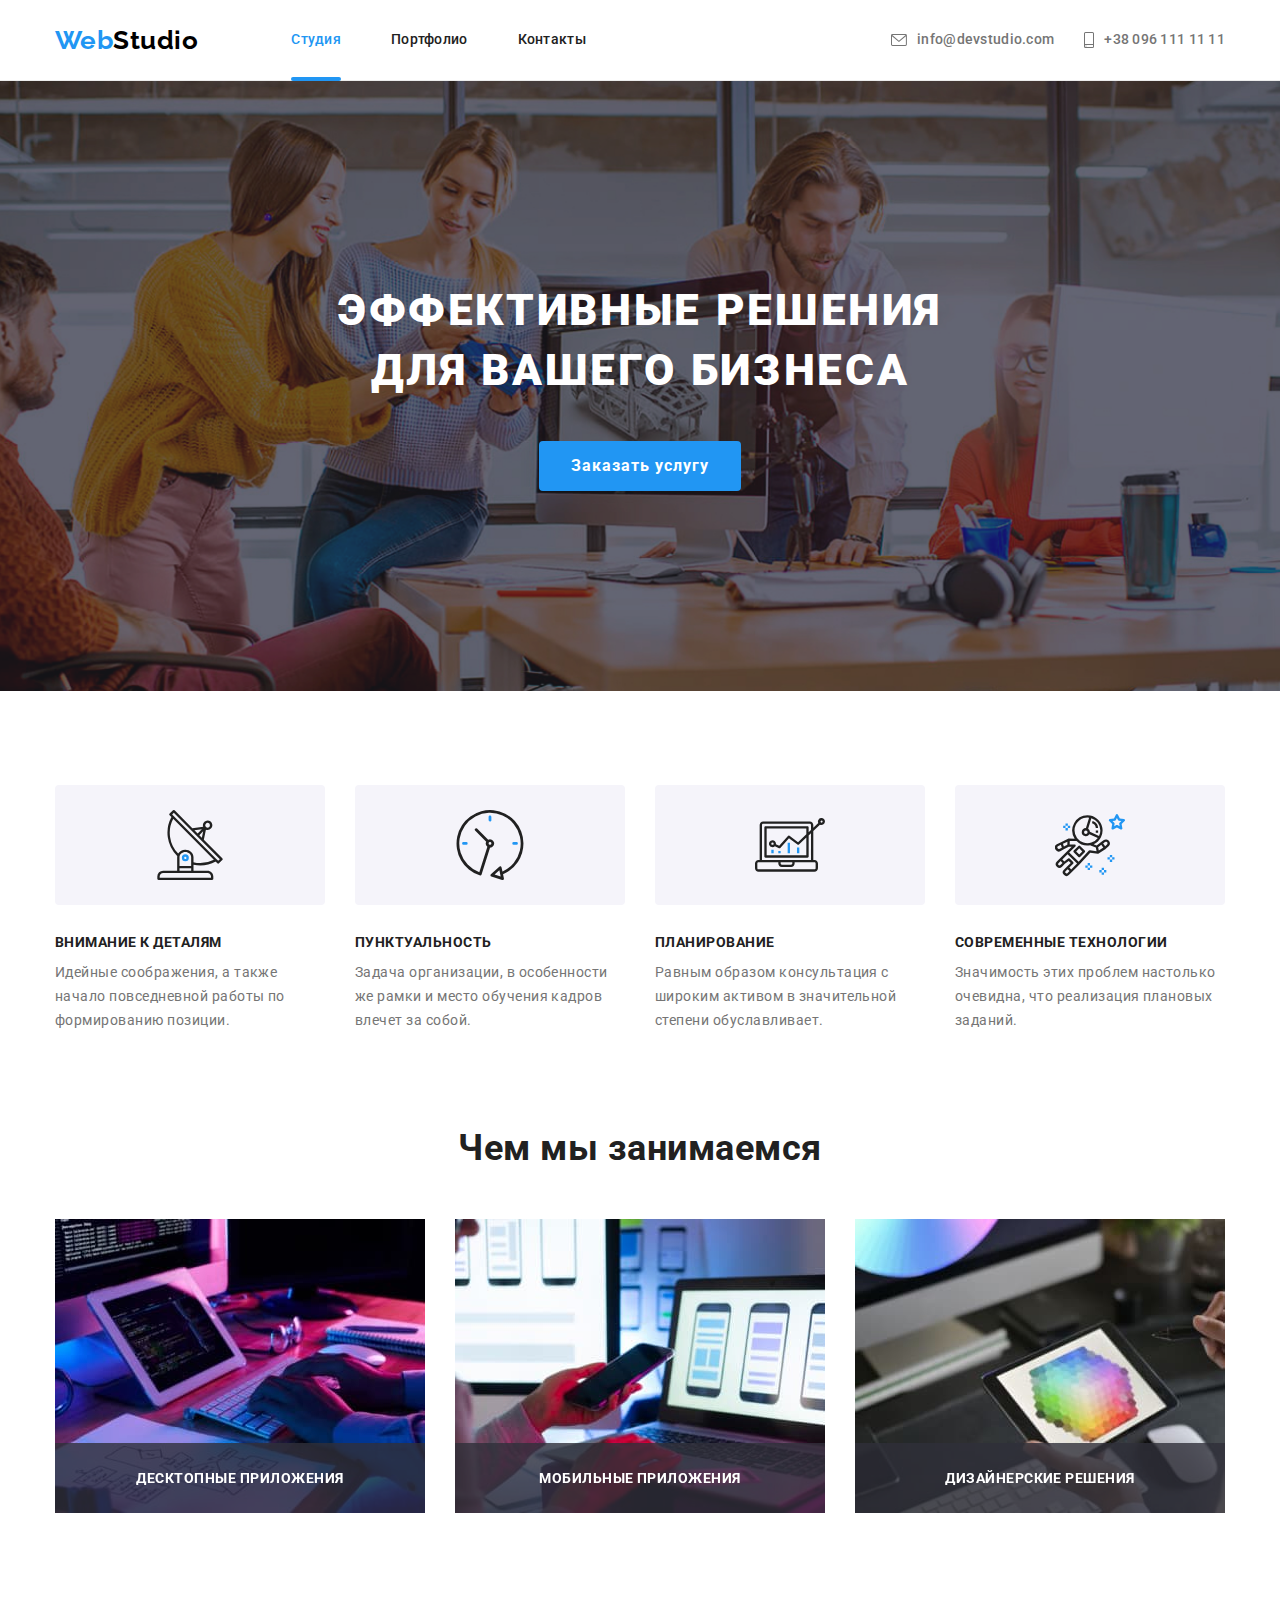
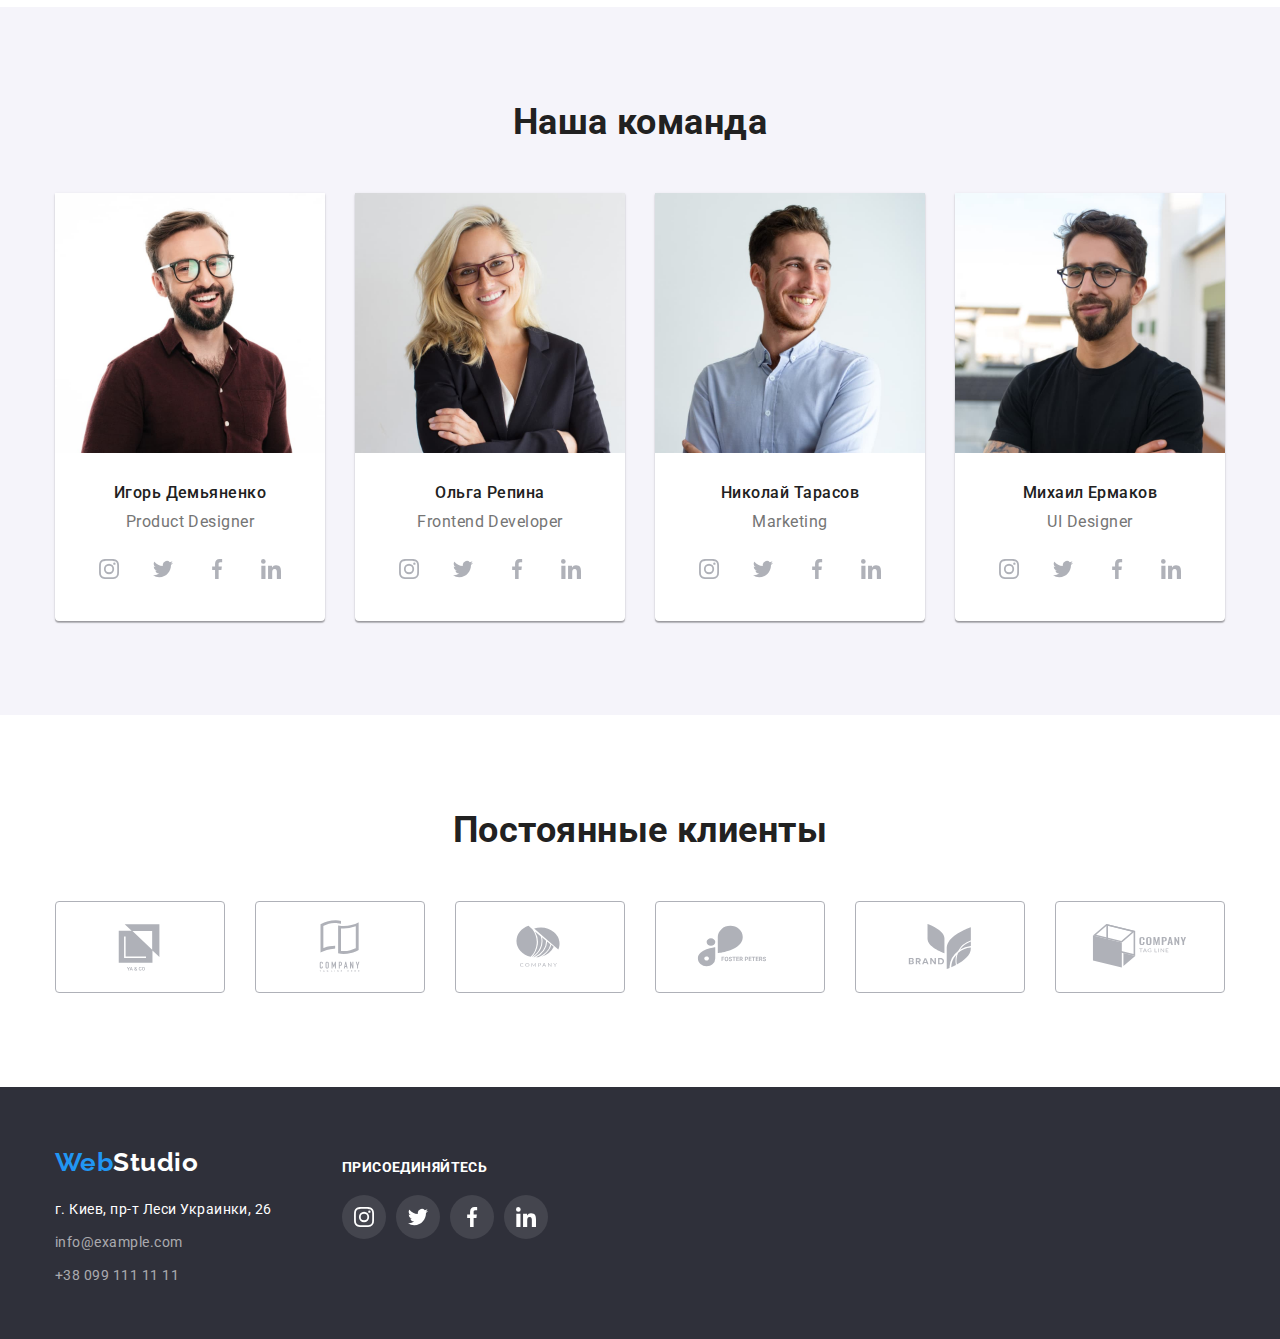
<file: index.html>
<!DOCTYPE html>
<html lang="ru">
  <head>
    <meta charset="UTF-8" />
    <meta http-equiv="X-UA-Compatible" content="IE=edge" />
    <meta name="viewport" content="width=device-width, initial-scale=1.0" />
    <title>Document</title>
    <link rel="preconnect" href="https://fonts.googleapis.com" />
    <link rel="preconnect" href="https://fonts.gstatic.com" crossorigin />
    <link
      href="https://fonts.googleapis.com/css2?family=Oleo+Script&family=Raleway:wght@700&family=Roboto:wght@400;500;700;900&display=swap"
      rel="stylesheet"
    />
    <link
      rel="stylesheet"
      href="https://cdn.jsdelivr.net/npm/modern-normalize@1.1.0/modern-normalize.min.css"
    />
    <link rel="stylesheet" href="./css/styles.css" />
  </head>
  <body class="body">
    <!--Шапка страницы-->
    <header class="page-header">
      <div class="container container-header">
        <a href="./index.html" class="logo"><span class="logo-link">Web</span>Studio</a>
        <nav>
          <ul class="site-nav list">
            <li class="item">
              <a href="./index.html" class="site-nav-link decor current">Студия</a>
            </li>
            <li class="item">
              <a href="./portfolio.html" class="site-nav-link decor">Портфолио</a>
            </li>
            <li class="item"><a href="" class="site-nav-link decor">Контакты</a></li>
          </ul>
        </nav>
        <ul class="auth-nav list">
          <li class="item">
            <a href="mailto:info@devstudio.com" class="auth-nav-link">
              <svg class="icon-envelope">
                <use href="./images/icons.svg#envelope"></use>
              </svg>
              info@devstudio.com</a
            >
          </li>
          <li class="item auth">
            <a href="tel:+380961111111" class="auth-nav-link">
              <svg class="icon-smartphone">
                <use href="./images/icons.svg#smartphone"></use>
              </svg>
              +38 096 111 11 11</a
            >
          </li>
        </ul>
      </div>
    </header>

    <!--Уникальный контент страницы-->
    <main>
      <!--Герой-->
      <section class="hero">
        <div class="container">
          <h1 class="hero-title">
            ЭФФЕКТИВНЫЕ РЕШЕНИЯ <br />
            ДЛЯ ВАШЕГО БИЗНЕСА
          </h1>
          <button type="button" class="button" data-modal-open>Заказать услугу</button>
        </div>

        <div class="backdrop is-hidden" data-modal>
          <div class="modal">
            <button data-modal-close>Закрыть</button>
          </div>
        </div>
      </section>

      <!--Плюсы работы-->
      <section class="section">
        <div class="container">
          <h2 class="section-title visually-hidden">Плюсы работы</h2>
          <ul class="features list">
            <div>
              <li class="item">
                <div class="features-icons">
                  <svg class="features-icon" style="width: 70px; height: 70px">
                    <use href="./images/icons.svg#antenna"></use>
                  </svg>
                </div>
                <h3 class="features-title">Внимание к деталям</h3>
                <p class="features-title-text">
                  Идейные соображения, а также начало повседневной работы по формированию позиции.
                </p>
              </li>
            </div>

            <div>
              <li class="item">
                <div class="features-icons">
                  <svg class="features-icon" style="width: 70px; height: 70px">
                    <use href="./images/icons.svg#clock"></use>
                  </svg>
                </div>
                <h3 class="features-title">Пунктуальность</h3>
                <p class="features-title-text">
                  Задача организации, в особенности же рамки и место обучения кадров влечет за
                  собой.
                </p>
              </li>
            </div>

            <div>
              <li class="item">
                <div class="features-icons">
                  <svg class="features-icon" style="width: 70px; height: 70px">
                    <use href="./images/icons.svg#diagram"></use>
                  </svg>
                </div>
                <h3 class="features-title">Планирование</h3>
                <p class="features-title-text">
                  Равным образом консультация с широким активом в значительной степени
                  обуславливает.
                </p>
              </li>
            </div>

            <div>
              <li class="item">
                <div class="features-icons">
                  <svg class="features-icon" style="width: 70px; height: 70px">
                    <use href="./images/icons.svg#astronaut"></use>
                  </svg>
                </div>
                <h3 class="features-title">Современные технологии</h3>
                <p class="features-title-text">
                  Значимость этих проблем настолько очевидна, что реализация плановых заданий.
                </p>
              </li>
            </div>
          </ul>
        </div>
      </section>

      <!--Чем мы занимаемся-->
      <section class="section section-doing">
        <div class="container">
          <h2 class="section-title">Чем мы занимаемся</h2>
          <ul class="list list-doing">
            <li class="item">
              <img src="./images/we-doing1.jpg" alt="Чем-мы-занимаемся1" width="370" />
              <div class="element">
                <p>Десктопные приложения</p>
              </div>
            </li>
            <li class="item">
              <img src="./images/we-doing2.jpg" alt="Чем-мы-занимаемся2" width="370" />
              <div class="element">
                <p>Мобильные приложения</p>
              </div>
            </li>
            <li class="item">
              <img src="./images/we-doing3.jpg" alt="Чем-мы-занимаемся3" width="370" />
              <div class="element">
                <p>Дизайнерские решения</p>
              </div>
            </li>
          </ul>
        </div>
      </section>

      <!--Наша команда-->
      <section class="section team">
        <div class="container container-team-main">
          <h2 class="section-title">Наша команда</h2>
          <ul class="list list-team">
            <li class="item">
              <img src="./images/membe1.jpg" alt="Игорь Демьяненко" width="270" />
              <div class="container container-team">
                <h3 class="section-title-name">Игорь Демьяненко</h3>
                <p class="section-title-profession">Product Designer</p>

                <ul class="list social">
                  <li class="social-item">
                    <a href="https://www.instagram.com" class="social-link">
                      <svg class="social-icon">
                        <use href="./images/icons.svg#instagram"></use>
                      </svg>
                    </a>
                  </li>
                  <li class="social-item">
                    <a href="https://twitter.com" class="social-link">
                      <svg class="social-icon">
                        <use href="./images/icons.svg#twitter"></use>
                      </svg>
                    </a>
                  </li>
                  <li class="social-item">
                    <a href="https://www.facebook.com" class="social-link">
                      <svg class="social-icon">
                        <use href="./images/icons.svg#facebook"></use>
                      </svg>
                    </a>
                  </li>
                  <li class="social-item">
                    <a href="https://www.linkedin.com" class="social-link">
                      <svg class="social-icon">
                        <use href="./images/icons.svg#linkedin"></use>
                      </svg>
                    </a>
                  </li>
                </ul>
              </div>
            </li>
            <li class="item">
              <img src="./images/membe2.jpg" alt="Ольга Репина" width="270" />
              <div class="container container-team">
                <h3 class="section-title-name">Ольга Репина</h3>
                <p class="section-title-profession">Frontend Developer</p>
                <ul class="list social">
                  <li class="social-item">
                    <a href="https://www.instagram.com" class="social-link">
                      <svg class="social-icon">
                        <use href="./images/icons.svg#instagram"></use>
                      </svg>
                    </a>
                  </li>
                  <li class="social-item">
                    <a href="https://twitter.com" class="social-link">
                      <svg class="social-icon">
                        <use href="./images/icons.svg#twitter"></use>
                      </svg>
                    </a>
                  </li>
                  <li class="social-item">
                    <a href="https://www.facebook.com" class="social-link">
                      <svg class="social-icon">
                        <use href="./images/icons.svg#facebook"></use>
                      </svg>
                    </a>
                  </li>
                  <li class="social-item">
                    <a href="https://www.linkedin.com" class="social-link">
                      <svg class="social-icon">
                        <use href="./images/icons.svg#linkedin"></use>
                      </svg>
                    </a>
                  </li>
                </ul>
              </div>
            </li>
            <li class="item">
              <img src="./images/membe3.jpg" alt="Николай Тарасов" width="270" />
              <div class="container container-team">
                <h3 class="section-title-name">Николай Тарасов</h3>
                <p class="section-title-profession">Marketing</p>
                <ul class="list social">
                  <li class="social-item">
                    <a href="https://www.instagram.com" class="social-link">
                      <svg class="social-icon">
                        <use href="./images/icons.svg#instagram"></use>
                      </svg>
                    </a>
                  </li>
                  <li class="social-item">
                    <a href="https://twitter.com" class="social-link">
                      <svg class="social-icon">
                        <use href="./images/icons.svg#twitter"></use>
                      </svg>
                    </a>
                  </li>
                  <li class="social-item">
                    <a href="https://www.facebook.com" class="social-link">
                      <svg class="social-icon">
                        <use href="./images/icons.svg#facebook"></use>
                      </svg>
                    </a>
                  </li>
                  <li class="social-item">
                    <a href="https://www.linkedin.com" class="social-link">
                      <svg class="social-icon">
                        <use href="./images/icons.svg#linkedin"></use>
                      </svg>
                    </a>
                  </li>
                </ul>
              </div>
            </li>
            <li class="item">
              <img src="./images/membe4.jpg" alt="Михаил Ермаков" width="270" />
              <div class="container container-team">
                <h3 class="section-title-name">Михаил Ермаков</h3>
                <p class="section-title-profession">UI Designer</p>
                <ul class="list social">
                  <li class="social-item">
                    <a href="https://www.instagram.com" class="social-link">
                      <svg class="social-icon">
                        <use href="./images/icons.svg#instagram"></use>
                      </svg>
                    </a>
                  </li>
                  <li class="social-item">
                    <a href="https://twitter.com" class="social-link">
                      <svg class="social-icon">
                        <use href="./images/icons.svg#twitter"></use>
                      </svg>
                    </a>
                  </li>
                  <li class="social-item">
                    <a href="https://www.facebook.com" class="social-link">
                      <svg class="social-icon">
                        <use href="./images/icons.svg#facebook"></use>
                      </svg>
                    </a>
                  </li>
                  <li class="social-item">
                    <a href="https://www.linkedin.com" class="social-link">
                      <svg class="social-icon">
                        <use href="./images/icons.svg#linkedin"></use>
                      </svg>
                    </a>
                  </li>
                </ul>
              </div>
            </li>
          </ul>
        </div>
      </section>
    </main>

    <!-- Постоянные клиенты -->
     <section class="section">
        <div class="container">
          <h2 class="section-title">Постоянные клиенты</h2>
          <ul class="list client-list">
            <li class="item client">
              <a href="" class="button-client">
                <svg class="client-icon">
                  <use href="./images/icons.svg#Logo-1"></use>
                </svg>
              </a>
            </li>
            <li class="item client">
              <a href="" class="button-client">
                <svg class="client-icon">
                  <use href="./images/icons.svg#Logo-2"></use>
                </svg>
              </a>
            </li>
            <li class="item client">
              <a href="" class="button-client">
                <svg class="client-icon">
                  <use href="./images/icons.svg#Logo-3"></use>
                </svg>
              </a>
            </li>
            <li class="item client">
              <a href="" class="button-client">
                <svg class="client-icon">
                  <use href="./images/icons.svg#Logo-4"></use>
                </svg>
              </a>
            </li>
            <li class="item client">
              <a href="" class="button-client">
                <svg class="client-icon">
                  <use href="./images/icons.svg#Logo-5"></use>
                </svg>
              </a>
            </li>
            <li class="item client">
              <a href="" class="button-client">
                <svg class="client-icon">
                  <use href="./images/icons.svg#Logo-6"></use>
                </svg>
              </a>
            </li>
          </ul>
        </div>
      </section>
    </main>

    <!--Подвал страницы-->
    <footer class="footer">
      <div class="container container-footer">
        <div class="footer-logo-contact">
          <a href="" class="logo foot"
            ><span class="footer-logo-first">Web</span
            ><span class="footer-logo-last">Studio</span></a
          >
          <address class="url">
            <a href="https://goo.gl/maps/uPLYLn5CrwRYCuye6" class="footer-logo-address decor"
              >г. Киев, пр-т Леси Украинки, 26</a
            >
            <a href="mailto:info@example.com" class="address-phone-mail decor">info@example.com</a>
            <a href="tel:+380991111111" class="address-phone-mail decor">+38 099 111 11 11</a>
          </address>
        </div>

        <div class="footer-social">
          <p class="footer-social-slogan">присоединяйтесь</p>
          <ul class="list footer-social-list">
            <li class="footer-social-item">
              <a href="https://www.instagram.com" class="footer-social-link">
                <svg class="footer-social-icon">
                  <use href="./images/icons.svg#instagram"></use>
                </svg>
              </a>
            </li>
            <li class="footer-social-item">
              <a href="https://twitter.com" class="footer-social-link">
                <svg class="footer-social-icon">
                  <use href="./images/icons.svg#twitter"></use>
                </svg>
              </a>
            </li>
            <li class="footer-social-item">
              <a href="https://www.facebook.com" class="footer-social-link">
                <svg class="footer-social-icon">
                  <use href="./images/icons.svg#facebook"></use>
                </svg>
              </a>
            </li>
            <li class="footer-social-item">
              <a href="https://www.linkedin.com" class="footer-social-link">
                <svg class="footer-social-icon">
                  <use href="./images/icons.svg#linkedin"></use>
                </svg>
              </a>
            </li>
          </ul>
        </div>
      </div>
    </footer>

    <script src="./js/modal.js"></script>
  </body>
</html>
</file>
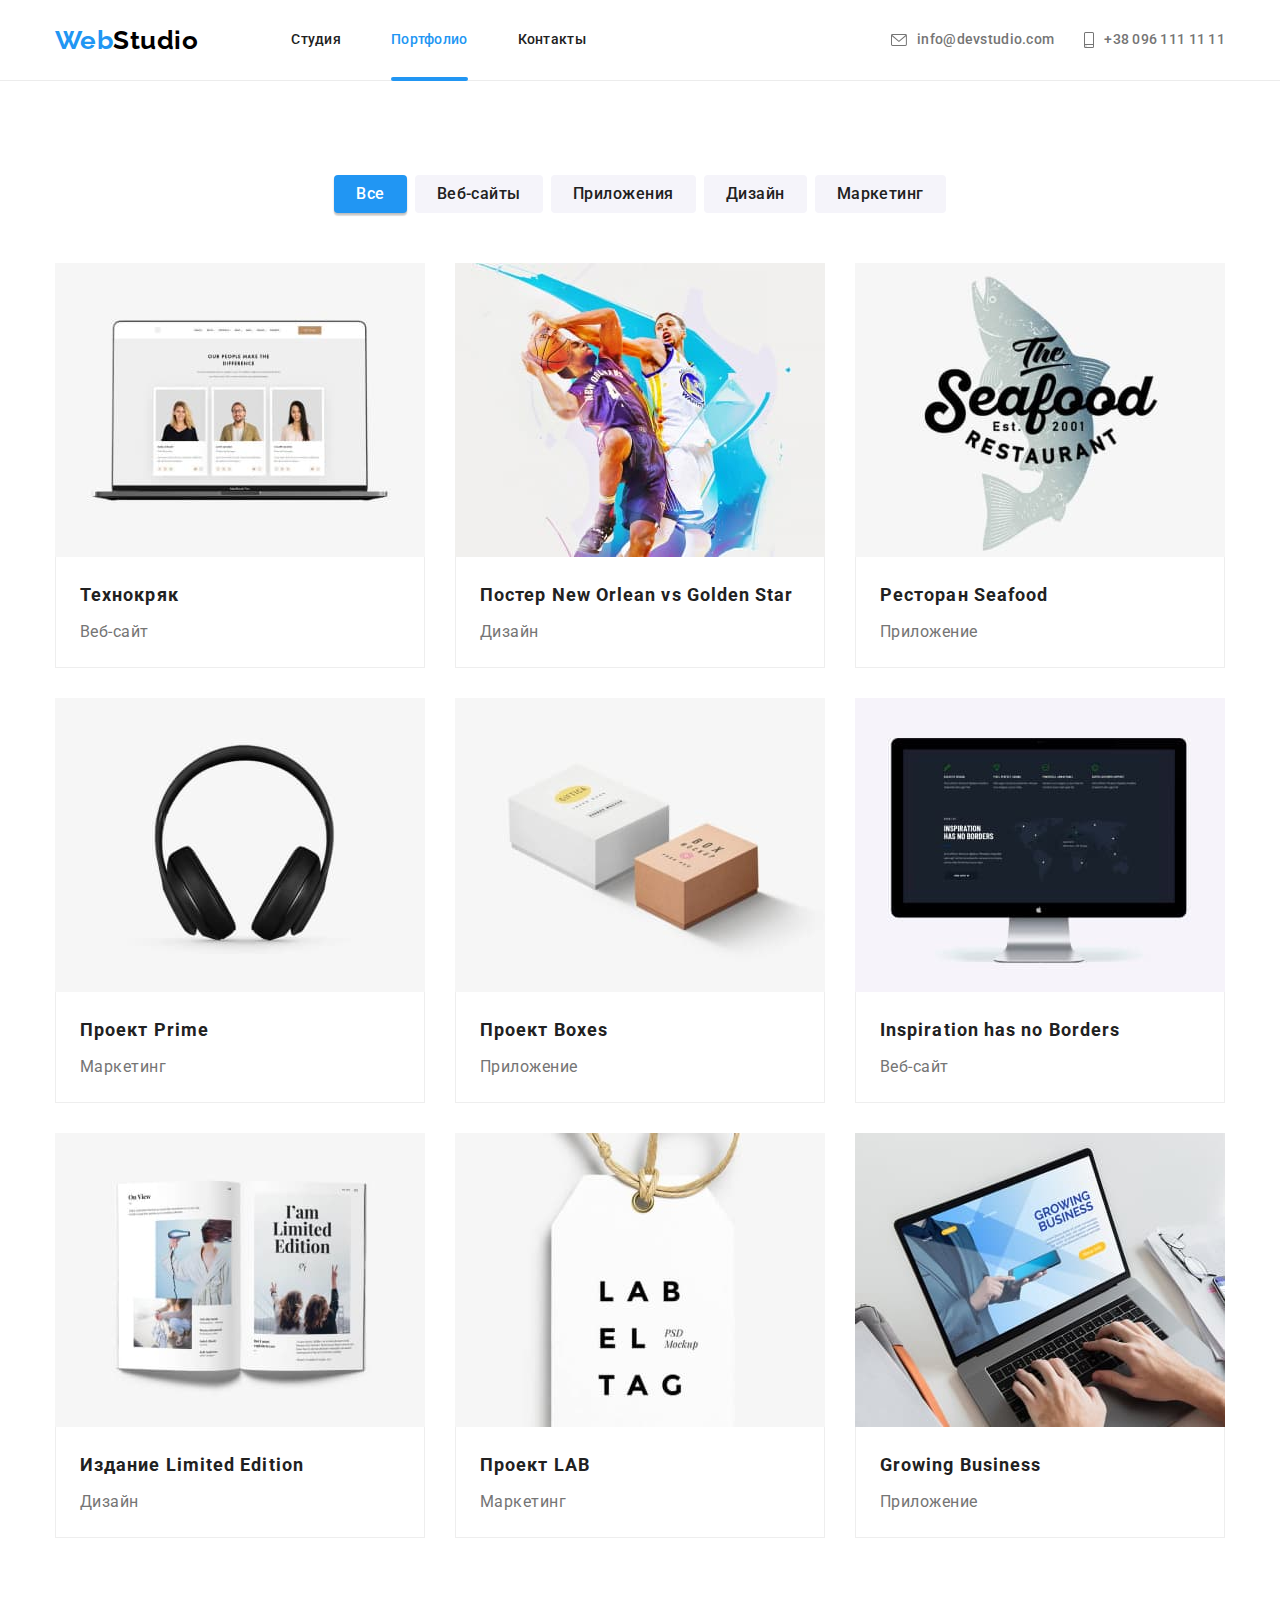
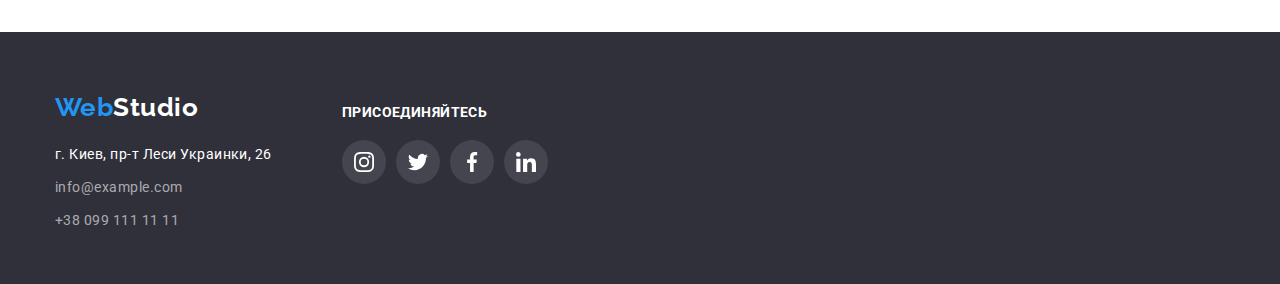
<file: portfolio.html>
<!DOCTYPE html>
<html lang="ru">
  <head>
    <meta charset="UTF-8" />
    <meta http-equiv="X-UA-Compatible" content="IE=edge" />
    <meta name="viewport" content="width=device-width, initial-scale=1.0" />
    <title>Document</title>
    <link rel="preconnect" href="https://fonts.googleapis.com" />
    <link rel="preconnect" href="https://fonts.gstatic.com" crossorigin />
    <link
      href="https://fonts.googleapis.com/css2?family=Oleo+Script&family=Raleway:wght@700&family=Roboto:wght@400;500;700;900&display=swap"
      rel="stylesheet"
    />
    <link
      rel="stylesheet"
      href="https://cdn.jsdelivr.net/npm/modern-normalize@1.1.0/modern-normalize.min.css"
    />
    <link rel="stylesheet" href="./css/styles.css" />
  </head>
  <body class="body">
    <!--header page-->
    <header class="page-header">
      <div class="container container-header">
        <a href="./index.html" class="logo"><span class="logo-link">Web</span>Studio</a>
        <nav>
          <ul class="site-nav list">
            <li class="item"><a href="./index.html" class="site-nav-link decor">Студия</a></li>
            <li class="item">
              <a href="./portfolio.html" class="site-nav-link decor current">Портфолио</a>
            </li>
            <li class="item"><a href="" class="site-nav-link decor">Контакты</a></li>
          </ul>
        </nav>
        <ul class="auth-nav list">
          <li class="item">
            <a href="mailto:info@devstudio.com" class="auth-nav-link">
              <svg class="icon-envelope">
                <use href="./images/icons.svg#envelope">
                </use>
              </svg>
              info@devstudio.com</a
            >
          </li>
          <li class="item auth">
            <a href="tel:+380961111111" class="auth-nav-link">
              <svg class="icon-smartphone">
                <use href="./images/icons.svg#smartphone"></use>
              </svg>
              +38 096 111 11 11</a
            >
          </li>
        </ul>
      </div>
    </header>

    <!--main portfolio-->
    <main>
      <section class="section">
        <div class="container">
          <h1 class="section-title visually-hidden">РАБОТЫ</h1>
          <ul class="photo-nav list">
            <li class="item">
              <button type="button" class="button photo-nav primary">Все</button>
            </li>
            <li class="item"><button type="button" class="button photo-nav">Веб-сайты</button></li>
            <li class="item"><button type="button" class="button photo-nav">Приложения</button></li>
            <li class="item"><button type="button" class="button photo-nav">Дизайн</button></li>
            <li class="item"><button type="button" class="button photo-nav">Маркетинг</button></li>
          </ul>

          <h2 class="section-title visually-hidden">Фото работ</h2>
          <ul class="list list-photos">
            <li class="item portfolio">
              <a href="" class="portfolio-link">
                <div class="portfolio-img">
                  <img src="./images/laptop1.jpg" alt="laptop" width="370" />
                  <div class="portfolio-img-overlay">
                    <p>Ресурс предлагает комплексные предложения с разным уровнем функционала и сервисов. Все это позволит посетителю получить исчерпывающие сведения о компании или частном лице.</p>
                  </div>
                </div>
                <div class="container-photo-text">
                  <h2 class="section-title-photos">Технокряк</h2>
                  <p class="section-title-photos-career">Веб-сайт</p>
                </div>
              </a>
            </li>
            <li class="item portfolio">
              <a href="" class="portfolio-link">
                <img src="./images/basketball.jpg" alt="basketball" width="370" />
              <div class="container-photo-text">
                <h2 class="section-title-photos">Постер New Orlean vs Golden Star</h2>
                <p class="section-title-photos-career">Дизайн</p>
              </div>
            </a>
            </li>
            <li class="item portfolio">
              <a href="" class="portfolio-link">
                <img src="./images/seafood.jpg" alt="seafood" width="370" />
                <div class="container-photo-text">
                  <h2 class="section-title-photos">Ресторан Seafood</h2>
                  <p class="section-title-photos-career">Приложение</p>
                </div>
              </a>
            </li>
            <li class="item portfolio">
              <a href="" class="portfolio-link">
                <img src="./images/headphones.jpg" alt="headphones" width="370" />
                <div class="container-photo-text">
                  <h2 class="section-title-photos">Проект Prime</h2>
                  <p class="section-title-photos-career">Маркетинг</p>
                </div>
              </a>
            </li>
            <li class="item portfolio">
              <a href="" class="portfolio-link">
                <img src="./images/boxes.jpg" alt="boxes" width="370" />
                <div class="container-photo-text">
                  <h2 class="section-title-photos">Проект Boxes</h2>
                  <p class="section-title-photos-career">Приложение</p>
                </div>
              </a>
            </li>
            <li class="item portfolio">
              <a href="" class="portfolio-link">
                <img src="./images/mac.jpg" alt="bac" width="370" />
                <div class="container-photo-text">
                  <h2 class="section-title-photos">Inspiration has no Borders</h2>
                  <p class="section-title-photos-career">Веб-сайт</p>
                </div>
              </a>
            </li>
            <li class="item portfolio">
              <a href="" class="portfolio-link">
                <img src="./images/book.jpg" alt="book" width="370" />
                <div class="container-photo-text">
                  <h2 class="section-title-photos">Издание Limited Edition</h2>
                  <p class="section-title-photos-career">Дизайн</p>
                </div>
              </a>
            </li>
            <li class="item portfolio">
              <a href="" class="portfolio-link">
                <img src="./images/steaker.jpg" alt="steaker" width="370" />
                <div class="container-photo-text">
                  <h2 class="section-title-photos">Проект LAB</h2>
                  <p class="section-title-photos-career">Маркетинг</p>
                </div>
              </a>
            </li>
            <li class="item portfolio">
              <a href="" class="portfolio-link">
                <img src="./images/laptop-hands.jpg" alt="laptop-hands" width="370" />
                <div class="container-photo-text">
                  <h2 class="section-title-photos">Growing Business</h2>
                  <p class="section-title-photos-career">Приложение</p>
                </div>
              </a>
            </li>
          </ul>
        </div>
      </section>

    <!--footer page-->
    <footer class="footer">
      <div class="container container-footer">
        <div class="footer-logo-contact">
          <a href="" class="logo foot"
            ><span class="footer-logo-first">Web</span
            ><span class="footer-logo-last">Studio</span></a
          >
          <address class="url">
            <a href="https://goo.gl/maps/uPLYLn5CrwRYCuye6" class="footer-logo-address decor"
              >г. Киев, пр-т Леси Украинки, 26</a
            >
            <a href="mailto:info@example.com" class="address-phone-mail decor">info@example.com</a>
            <a href="tel:+380991111111" class="address-phone-mail decor">+38 099 111 11 11</a>
          </address>
        </div>

        <div class="footer-social">
          <p class="footer-social-slogan">присоединяйтесь</p>
          <ul class="list footer-social-list">
            <li class="footer-social-item">
              <a href="https://www.instagram.com" class="footer-social-link">
                <svg class="footer-social-icon">
                  <use href="./images/icons.svg#instagram"></use>
                </svg>
              </a>
            </li>
            <li class="footer-social-item">
              <a href="https://twitter.com" class="footer-social-link">
                <svg class="footer-social-icon">
                  <use href="./images/icons.svg#twitter"></use>
                </svg>
              </a>
            </li>
            <li class="footer-social-item">
              <a href="https://www.facebook.com" class="footer-social-link">
                <svg class="footer-social-icon">
                  <use href="./images/icons.svg#facebook"></use>
                </svg>
              </a>
            </li>
            <li class="footer-social-item">
              <a href="https://www.linkedin.com" class="footer-social-link">
                <svg class="footer-social-icon">
                  <use href="./images/icons.svg#linkedin"></use>
                </svg>
              </a>
            </li>
          </ul>
        </div>
      </div>
    </footer>

    <script src="./js/modal.js"></script>
  </body>
</html>
</file>
<file: css/styles.css>
:root {
    --primary-text-color: #757575;
    --titile-text-color: #212121;
    --white-text-color: #FFFFFF;
    --accent-text-color: #2196F3;
    --primary-bg-color: #ffffff;
    --button-bg-color: #F5F4FA;
    --grey-bg-color: #F5F4FA;
    --focus-button-bg-color: #2196F3;
    --focus-button-bg-color-order: #188CE8;
    --black-logo-color: #000;
    --icon-bg-color: #AFB1B8;

}

.body {
    background-color: var(--primary-bg-color);
    color: var(--primary-text-color); 
    font-family: roboto, sans-serif;
    letter-spacing: 0.03em;
    font-weight: 400;
    /* padding-top: 80px; для закрепления шапки*/
}

p,
h1,
h2,
h3,
h4 {
    margin: 0;
}

ul {
  margin: 0;
  padding: 0;
}

img {
    display: block;
    margin: 0;
    bottom: 0;
}

.visually-hidden {
    position: absolute;
    width: 1px;
    height: 1px;
    margin: -1px;
    border: 0;
    padding: 0;
    white-space: nowrap;
    clip-path: inset(100%);
    clip: rect(0 0 0 0);
    overflow: hidden;
}

.container {
    width: 1200px;
    margin-left: auto;
    margin-right: auto;
    padding-left: 15px;
    padding-right: 15px;
}

.link,
.list {
    list-style: none;
    margin: 0;
    padding: 0;
}

/* header */
.logo {
    color: var(--black-logo-color);
    font-family: Raleway, sans-serif;
    font-weight: 700;
    font-size: 26px;
    line-height: 1.19;
    text-decoration: none;
    display: block;
    margin-right: 93px;
}

.container-header {
    display: flex;
    align-items: center;
}

.page-header {
    /* position: fixed;
    width: 100%;
    top: 0;
    left: 0; */
    border-bottom: 1px solid #ECECEC;
    background: var(--primary-bg-color);
    
}

.site-nav-link {
    color: var(--titile-text-color);
    padding-top: 32px;
    padding-bottom: 32px;
}

.auth-nav-link {
    display: flex;
    align-items: center;
    color: var(--primary-text-color);
    padding-top: 32px;
    padding-bottom: 32px;
    text-decoration: none;
}

.auth-nav-link:hover,
.auth-nav-link:focus {
    color: var(--accent-text-color);
}

.icon-envelope {
    width: 16px;
    height: 12px;
    margin-right: 10px;
    fill: currentColor;
    text-align: center;
}

.icon-smartphone {
    width: 10px;
    height: 16px;
    margin-right: 10px;
    fill: currentColor;
}

.item.auth {
    margin-left: 30px;
}

.auth-nav {
    align-items: center;
    margin-left: auto;
}

.site-nav,
.auth-nav {
    display: flex;
     font-weight: 500;
    font-size: 14px;
    line-height: 1.14;
    letter-spacing: 0.02em;
    text-decoration: none;
}

.site-nav .item + .item {
    margin-left: 50px;
}

.auth-nav .auth-nav-link:not(:first-child) {
    margin-left: 50px;
}

.logo-link {
    color: var(--accent-text-color);
}

.site-nav-link.current {
    color: var(--accent-text-color);
}

.site-nav .item {
    position: relative;
}

.site-nav-link.current::after {
    display: block;
    position: absolute;
    margin-top: 29px;
    content: '';
    width: 100%;
    height: 4px;
    background: var(--focus-button-bg-color);
    border-radius: 2px;
}

.decor:hover,
.decor:focus {
    color: var(--accent-text-color);
}

.decor {
    text-decoration: none;
}

/* hero */
.hero {
    text-align: center;
    padding-top: 200px;
    padding-bottom: 200px;

    background-image: url(../images/Img-Overlay.png),
            url(../images/bg-hero.jpg);
    background-repeat: no-repeat;
    background-position: center;
    background-size: cover;

}

.hero-title {
    color: var(--white-text-color);
    font-weight: 900;
    font-size: 44px;
    line-height: 1.36;
    letter-spacing: 0.06em;
    text-transform: uppercase;
    margin-top: 0;
    margin-bottom: 40px;
}

.backdrop {
    position: fixed;
    top: 0;
    left: 0;
    width: 100%;
    height: 100%;
    background: rgba(0, 0, 0, 0.2);
}

.backdrop.is-hidden {
    opacity: 0;
    pointer-events: none;
}

.modal {
    position: absolute;
    top: 50%;
    left: 50%;
    transform: translate(-50%, -50%);
    
    min-width: 528px;
    min-height: 581px;
    background-color: var(--primary-bg-color);
    box-shadow: 0px 1px 3px rgba(0, 0, 0, 0.12),
    0px 1px 1px rgba(0, 0, 0, 0.14),
    0px 2px 1px rgba(0, 0, 0, 0.2);
    border-radius: 4px;
}



/* section */
.section {
    padding: 5.875rem 0;
}

.section-doing {
    padding-top: 0;
    padding-bottom: 94px;
}

.section-title,
.section-title-name,
.section-title-photos {
    color: var(--titile-text-color);
}

.section-title {
    font-weight: 700;
    font-size: 36px;
    line-height: 1.17;
    text-align: center;
    margin-top: 0;
    margin-bottom: 50px;

}

.features-title {
    margin-top: 0;
    margin-bottom: 10px;
}

.features-title-text {
    font-size: 14px;
    line-height: 1.71;
    margin-bottom: 0;
    
}

/* features */
.features {
    display: flex;
    flex-wrap: wrap;
    justify-content: center;
    margin-left: -30px;
}

.features-icons {
    width: 270px;
    height: 120px;
    margin-bottom: 30px;
    background-color: var(--grey-bg-color);
    border-radius: 4px;
}

.features-icon {
    margin: 25px 100px;
}

.features .item {
    width: 270px;
    margin-left: 30px;
}

.features .features-title {
    color: var(--titile-text-color);
    text-transform: uppercase;
    font-weight: 700;
    font-size: 14px;
    line-height: 1.14;
}


/* we doing */
.list-doing {
    display: flex;
    justify-content: space-between;
}

.list-doing .item {
    position: relative;
}

.element {
    display: flex;
    justify-content: center;
    align-items: center;
    position: absolute;
    bottom: 0;
    width: 370px;
    height: 70px;
    background: rgba(47, 48, 58, 0.8);

    text-transform: uppercase;
    font-weight: 700;
    font-size: 14px;
    line-height: 1.143;
    color: var(--white-text-color);
}

/* team */
.section.team {
    background-color: var(--grey-bg-color);
}

.section-title-name {
    font-weight: 500;
    font-size: 16px;
    line-height: 1.19;
    padding-bottom: 10px;   
}

.section-title-profession {
    font-size: 16px;
    line-height: 1.19;
    padding-bottom: 16px;
}

.list-team {
    display: flex;
    margin-left: -30px;
}

.container-team {
    display: flex;
    flex-direction: column;
    text-align: center;
    width: 270px;
    margin-top: 30px;
    margin-bottom: 30px;
}

.social-link {
    display: flex;
    align-items: center;
    justify-content: center;
    width: 100%;
    height: 100%;
    border-radius: 50%;
    color: var(--icon-bg-color);
}

.social-link:hover,
.social-link:focus {
    background-color: var(--focus-button-bg-color);
    color: var(--primary-bg-color);
}

.social-icon {
    width: 20px;
    height: 20px;
    fill: currentColor;
}

.social-item {
    width: 44px;
    height: 44px;
}

.social-item:not(:last-child) {
    margin-right: 10px;
}

.list.social {
    display: flex;
    justify-content: center;
}

.list-team .item {
    background-color: var(--primary-bg-color);
    width: 270px;
    margin-left: 30px;
    box-shadow: 0px 1px 3px rgba(0, 0, 0, 0.12),
    0px 1px 1px rgba(0, 0, 0, 0.14),
    0px 2px 1px rgba(0, 0, 0, 0.2);
    border-radius: 0px 0px 4px 4px;
}

/* clients */
 
.client-list {
    display: flex;
    flex-wrap: wrap;
    justify-content: center;
}

.item.client:not(:first-child) {
    margin-left: 30px;
}

.item.client {
    width: 170px;
    height: 92px;  
}

.button-client {
    display: flex;
    align-items: center;
    justify-content: center;
    width: 100%;
    height: 100%;
    border-radius: 50%;
    border: 1px solid var(--icon-bg-color);
    border-radius: 4px;
    color: var(--icon-bg-color);
}

.button-client:hover,
.button-client:focus {
    color: var(--focus-button-bg-color);
    border: 1px solid var(--focus-button-bg-color);
}

.client-icon {
    width: 106px;
    height: 60px;
    fill: currentColor;
    }

/* portfolio photos */
.photo-nav.list {
    display: flex;
    justify-content: center;
    padding-bottom: 50px;
}

.photo-nav .item + .item {
    margin-left: 8px;
}

.section-title-photos {
    font-weight: 700;
    font-size: 18px;
    line-height: 2;
    letter-spacing: 0.06em;
    margin-bottom: 4px;
}

.section-title-photos-career {
    font-size: 16px;
    line-height: 1.88;
    color: var(--primary-text-color);
}

.list-photos {
    display: flex;
    flex-wrap: wrap;
    margin-right: -30px;
    margin-bottom: -30px;
}

.list-photos .item {
    width: 370;
    margin-right: 30px;
    margin-bottom: 30px;
    margin-top: 0;
    display: block;
}

.container-photo-text {
    border: 1px solid #EEEEEE;
    border-top: transparent;
    padding: 20px 24px;
}

.portfolio-link {
    display: block;
    text-decoration: none;
}

.item.portfolio:hover,
.item.portfolio:focus {
    cursor: pointer;
    box-shadow: 0px 1px 1px rgba(0, 0, 0, 0.12),
        0px 4px 4px rgba(0, 0, 0, 0.06),
        1px 4px 6px rgba(0, 0, 0, 0.16);
}

.item.portfolio:hover .portfolio-img-overlay {
    opacity: 1;
}

.item.portfolio:hover .portfolio-img:before {
    opacity: 1;
}

.portfolio-img {
    position: relative;
}

.portfolio-img::before {
    position: absolute;
    content: '';
    width: 100%;
    height: 100%;
    background: rgba(33, 150, 243, 0.9);

    opacity: 0;
}

.portfolio-img-overlay {
    position: absolute;
    /* top: 63px;
    bottom: 63px;
    right: 24px;
    left: 24px; */
    width: 322px;
    height: 168px;
    top: 50%;
    left: 50%;
    transform: translate(-50%, -50%);

    font-size: 18px;
    line-height: 1.556;
    color: var(--white-text-color);
    
    opacity: 0;
}


/* footer */
.logo.foot {
    margin-bottom: 20px;
    margin-right: 0;
}

.footer {

}

.footer-logo-last,
.footer-logo-address {
    color: var(--white-text-color);
}
.footer-logo-first {
    color: var(--accent-text-color);
}

.address-phone-mail {
    color: rgba(255, 255, 255, 0.6);
}

.footer-logo-address,
.address-phone-mail {
    display: block;
    font-size: 14px;
    line-height: 1.71;
    font-style: normal;
    margin-bottom: 9px;
}

.address-phone-mail:last-child {
    margin-bottom: 0;
}

.footer,
.hero {
    background-color: #2F303A;
}

/* ---------------------------------------- */

.footer-social {
    display: flex;
    flex-wrap: wrap;
    width: 206px;
    padding: 72px 0 100px 70px;  
}

.footer-logo-contact {
    display: flex;
    justify-content: center;
    flex-direction: column;
    padding-top: 60px;
}

.container-footer {
    display: flex;
    align-items: flex-start;
    align-content: center;
}

.footer-social-slogan {
    font-weight: 700;
    font-size: 14px;
    line-height: 1.143;
    letter-spacing: 0.03em;
    text-transform: uppercase;
    color: var(--white-text-color);
    padding-bottom: 20px;
}

.footer-social-list {
    display: flex;
}

.footer-social-link {
    display: flex;
    align-items: center;
    justify-content: center;
    width: 100%;
    height: 100%;
    border-radius: 50%;
    color: var(--white-text-color);
    background: rgba(255, 255, 255, 0.1);
}

.footer-social-link:hover,
.footer-social-link:focus {
    background-color: var(--focus-button-bg-color);
    color: var(--primary-bg-color);
}

.footer-social-icon {
    width: 20px;
    height: 20px;
    fill: currentColor;
}

.footer-social-item {
    width: 44px;
    height: 44px;
}

.footer-social-item:not(:last-child) {
    margin-right: 10px;
}

/* 00000000000000000000000000000000000000 */

/* buttons */
.button {
    color: var(--white-text-color);
    background-color: var(--focus-button-bg-color);
    font-weight: 700;
    font-size: 16px;
    line-height: 1.88;
    letter-spacing: 0.06em;
    cursor: pointer;
    border-radius: 4px;
    padding: 10px 32px;
    margin-left: auto;
    margin-right: auto;
    border: transparent;

    }

.button.photo-nav {
    color: var(--titile-text-color);
    background-color: var(--button-bg-color); 
    font-weight: 500;
    font-size: 16px;
    line-height: 1.63;
    display: block;
    letter-spacing: 0.03em;
    font-family: inherit;
    cursor: pointer;
    padding: 6px 22px;
}

.button:hover,
.button:focus {
    background-color: var(--focus-button-bg-color-order);
}

.button.photo-nav:hover,
.button.photo-nav:focus {
    color: var(--white-text-color);
    background-color: var(--focus-button-bg-color);
    box-shadow: 0px 3px 1px rgba(0, 0, 0, 0.1),
    0px 1px 2px rgba(0, 0, 0, 0.08),
    0px 2px 2px rgba(0, 0, 0, 0.12);
}

.button.photo-nav.primary {
    color: var(--white-text-color);
    background-color: var(--focus-button-bg-color);
    box-shadow: 0px 3px 1px rgba(0, 0, 0, 0.1),
    0px 1px 2px rgba(0, 0, 0, 0.08),
    0px 2px 2px rgba(0, 0, 0, 0.12);
}
</file>
